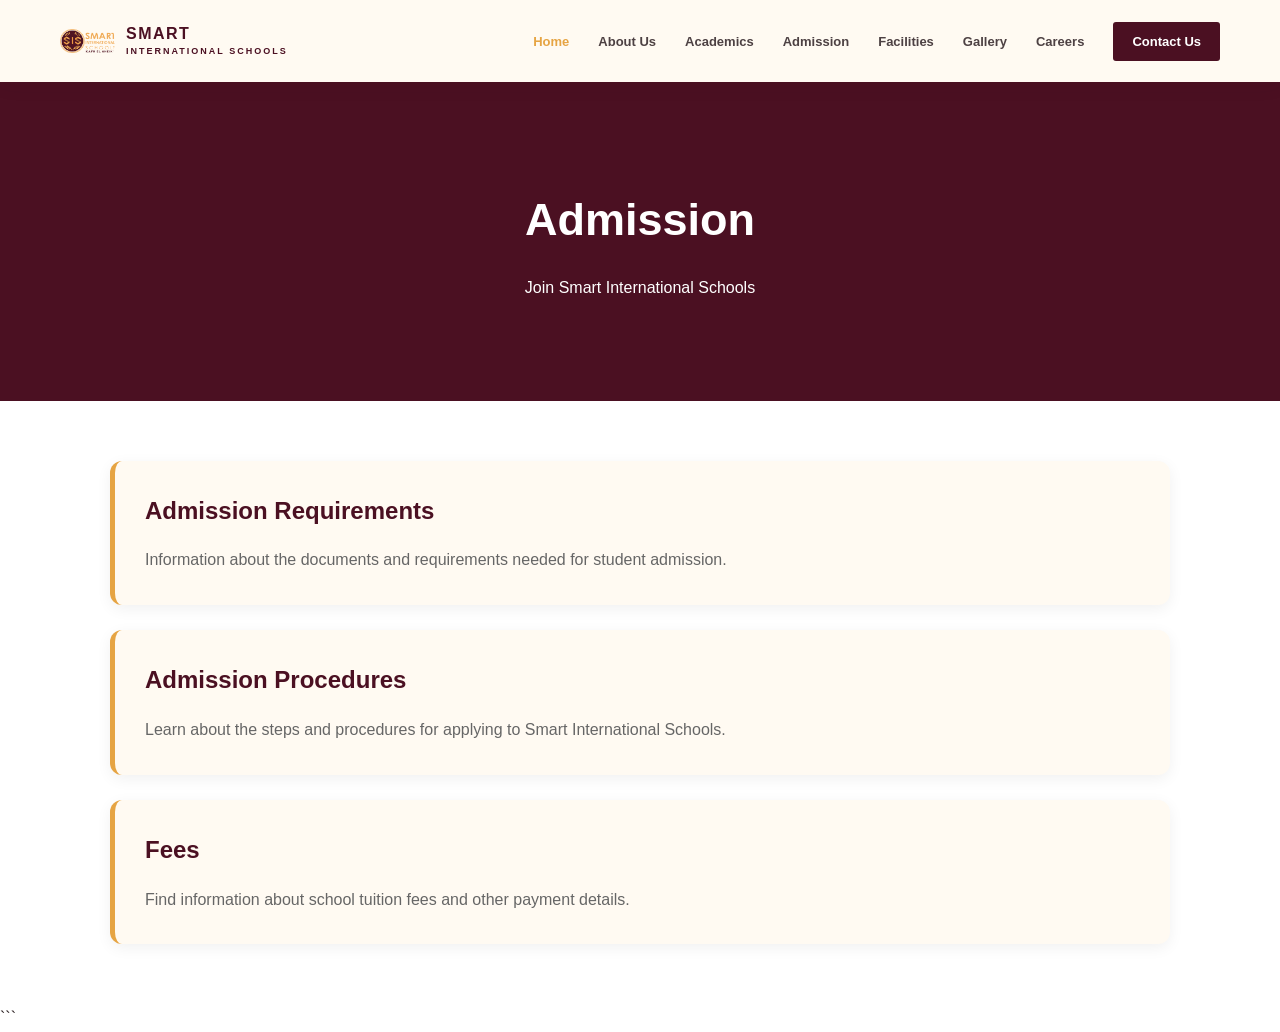
<file: html/admission.html>
<!DOCTYPE html>
<html lang="en">
<head>
    <meta charset="UTF-8">
    <meta name="viewport" content="width=device-width, initial-scale=1.0">
    <title>Admission | Smart International Schools</title>
    <link rel="stylesheet" href="../css/style.css">
    <link rel="stylesheet" href="../css/admission.css">
    
</head>
<body>

    <!-- Navbar -->
   <header class="site-header">
    <nav class="navbar container" aria-label="Main navigation">
      <a class="brand" href="../index.html#home" aria-label="Smart International Schools home">
        <img src="../images/logo kfs.png" alt="Smart International Schools logo">
        <span>SMART <small>INTERNATIONAL SCHOOLS</small></span>
      </a>

      <button class="menu-toggle" id="menuToggle" aria-label="Open navigation" aria-expanded="false">
        <span></span><span></span><span></span>
      </button>

      <ul class="nav-links" id="navLinks">
        <li><a class="active" href="../index.html#home">Home</a></li>
        <li><a href="../index.html#about">About Us</a></li>
        <li><a href="../index.html#academics">Academics</a></li>
        <li class="dropdown">
        <a href="#admission">Admission <i class="fa-solid fa-chevron-down"></i></a>
        <ul class="dropdown-menu">
          <li><a href="#admission-requirements">Admission Requirements</a></li>
          <li><a href="#admission-procedures">Admission Procedures</a></li>
          <li><a href="#fees">Fees</a></li>
        </ul>
        </li>
        <li><a href="../index.html#facilities">Facilities</a></li>
        <li><a href="../index.html#gallery">Gallery</a></li>
        <li><a href="hiring.html">Careers</a></li>
        <li><a class="nav-contact" href="../index.html#contact">Contact Us</a></li>
      </ul>
    </nav>
  </header>


    <!-- Page Header -->
    <section class="admission-hero " id="admission">
        <h1>Admission</h1>
        <p>Join Smart International Schools</p>
    </section>

    <!-- Admission Content -->
    <section class="admission-section">

        <div class="admission-card" id="requirements">
            <h2>Admission Requirements</h2>
            <p>Information about the documents and requirements needed for student admission.</p>
        </div>

        <div class="admission-card" id="procedures">
            <h2>Admission Procedures</h2>
            <p>Learn about the steps and procedures for applying to Smart International Schools.</p>
        </div>

        <div class="admission-card" id="fees">
            <h2>Fees</h2>
            <p>Find information about school tuition fees and other payment details.</p>
        </div>

    </section>

    <script src="../js/script.js"></script>
</body>
</html>
```
</file>
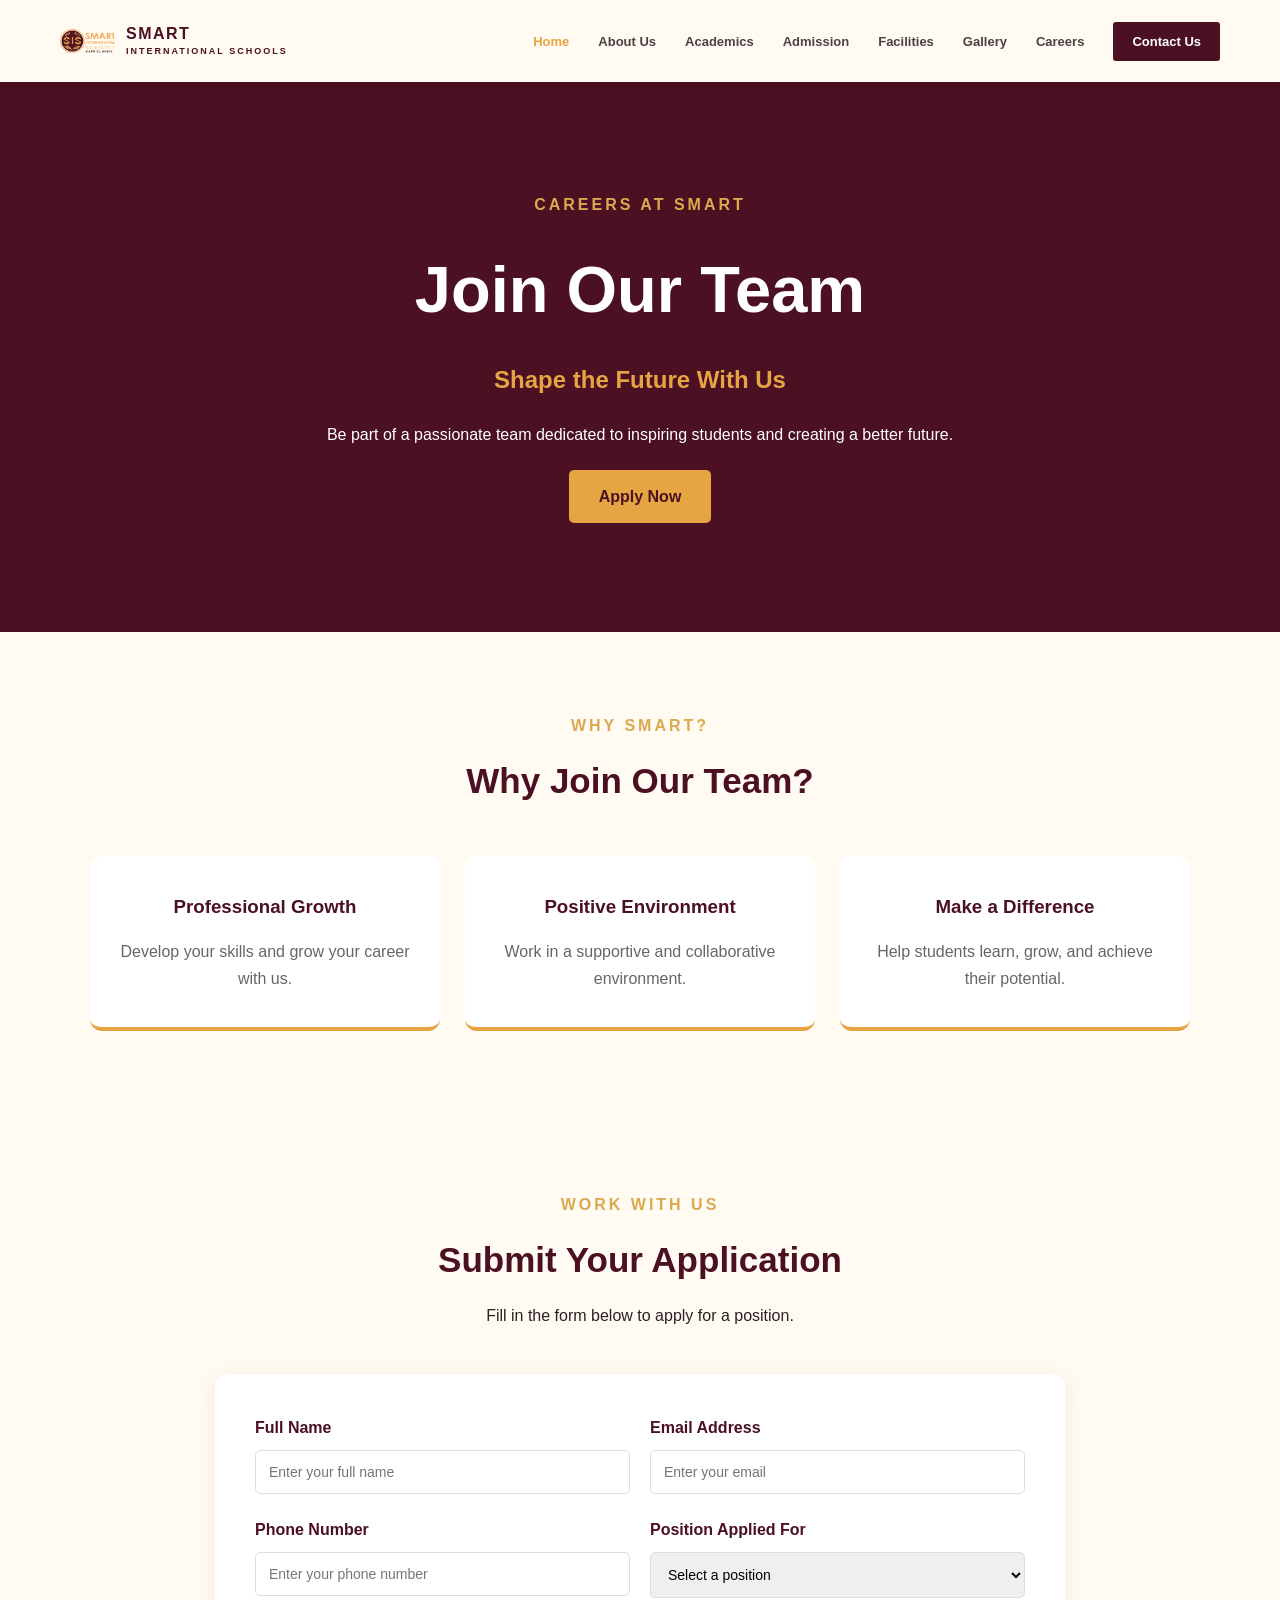
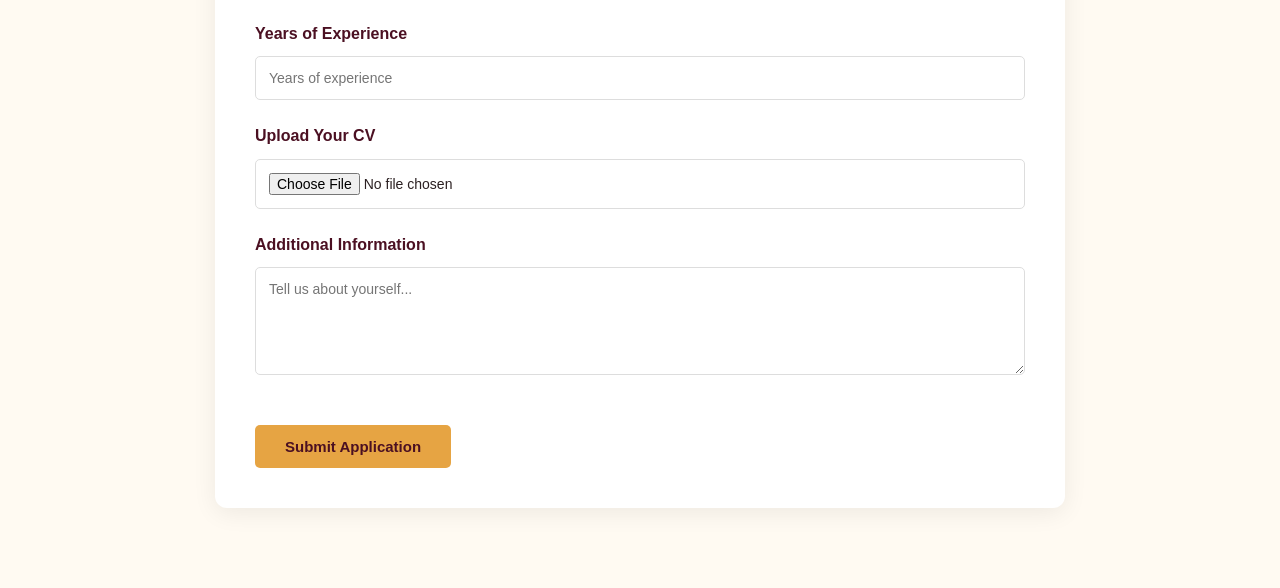
<file: html/hiring.html>
<!DOCTYPE html>
<html lang="en">
<head>
    <meta charset="UTF-8">
    <meta name="viewport" content="width=device-width, initial-scale=1.0">
    <title>Careers | Smart International Schools</title>

    <link rel="stylesheet" href="../css/style.css">
    <link rel="stylesheet" href="../css/hiring.css">
</head>

<body>

    <!-- Navbar -->
    <header class="site-header">
    <nav class="navbar container" aria-label="Main navigation">
      <a class="brand" href="../index.html#home" aria-label="Smart International Schools home">
        <img src="../images/logo kfs.png" alt="Smart International Schools logo">
        <span>SMART <small>INTERNATIONAL SCHOOLS</small></span>
      </a>

      <button class="menu-toggle" id="menuToggle" aria-label="Open navigation" aria-expanded="false">
        <span></span><span></span><span></span>
      </button>

      <ul class="nav-links" id="navLinks">
        <li><a class="active" href="../index.html#home">Home</a></li>
        <li><a href="../index.html#about">About Us</a></li>
        <li><a href="../index.html#academics">Academics</a></li>
        <li class="dropdown">
        <a href="../html/admission.html #admission">Admission <i class="fa-solid fa-chevron-down"></i></a>
        <ul class="dropdown-menu">
          <li><a href="../html/admission.html #admission-requirements">Admission Requirements</a></li>
          <li><a href="../html/admission.html #admission-procedures">Admission Procedures</a></li>
          <li><a href="../html/admission.html #fees">Fees</a></li>
        </ul>
        </li>
        <li><a href="../index.html#facilities">Facilities</a></li>
        <li><a href="../index.html#gallery">Gallery</a></li>
        <li><a href="hiring.html">Careers</a></li>
        <li><a class="nav-contact" href="../index.html#contact">Contact Us</a></li>
      </ul>
    </nav>
  </header>

    <!-- Hero -->
    <section class="hiring-hero">
        <div class="hiring-overlay"></div>

        <div class="hiring-hero-content">
            <p>CAREERS AT SMART</p>
            <h1>Join Our Team</h1>
            <h3>Shape the Future With Us</h3>
            <p>
                Be part of a passionate team dedicated to inspiring
                students and creating a better future.
            </p>

            <a href="#apply" class="hiring-btn">Apply Now</a>
        </div>
    </section>

    <!-- Why Join Us -->
    <section class="why-join">
        <div class="hiring-heading">
            <p>WHY SMART?</p>
            <h2>Why Join Our Team?</h2>
        </div>

        <div class="benefits-container">

            <div class="benefit-card">
                <h3>Professional Growth</h3>
                <p>Develop your skills and grow your career with us.</p>
            </div>

            <div class="benefit-card">
                <h3>Positive Environment</h3>
                <p>Work in a supportive and collaborative environment.</p>
            </div>

            <div class="benefit-card">
                <h3>Make a Difference</h3>
                <p>Help students learn, grow, and achieve their potential.</p>
            </div>

        </div>
    </section>

    <!-- Application Form -->
    <section class="application-section" id="apply">

        <div class="hiring-heading">
            <p>WORK WITH US</p>
            <h2>Submit Your Application</h2>
            <p>Fill in the form below to apply for a position.</p>
        </div>

        <form class="application-form">

            <div class="form-row">
                <div class="form-group">
                    <label>Full Name</label>
                    <input type="text" placeholder="Enter your full name" required>
                </div>

                <div class="form-group">
                    <label>Email Address</label>
                    <input type="email" placeholder="Enter your email" required>
                </div>
            </div>

            <div class="form-row">
                <div class="form-group">
                    <label>Phone Number</label>
                    <input type="tel" placeholder="Enter your phone number" required>
                </div>

                <div class="form-group">
                    <label>Position Applied For</label>
                    <select required>
                        <option value="">Select a position</option>
                        <option>Teacher</option>
                        <option>Teaching Assistant</option>
                        <option>IT Specialist</option>
                        <option>Administrator</option>
                        <option>Other</option>
                    </select>
                </div>
            </div>

            <div class="form-group">
                <label>Years of Experience</label>
                <input type="number" min="0" placeholder="Years of experience">
            </div>

            <div class="form-group">
                <label>Upload Your CV</label>
                <input type="file" accept=".pdf,.doc,.docx" required>
            </div>

            <div class="form-group">
                <label>Additional Information</label>
                <textarea rows="5" placeholder="Tell us about yourself..."></textarea>
            </div>

            <button type="submit" class="hiring-btn">Submit Application</button>

        </form>
    </section>

</body>
</html>
</file>
<file: css/style.css>
:root {
  --burgundy: #4b1022;
  --burgundy-dark: #310916;
  --gold: #e6a443;
  --gold-light: #f5c77c;
  --cream: #fffaf2;
  --ink: #2b2022;
  --muted: #756b6d;
  --white: #fff;
  --serif: "Playfair Display", Georgia, serif;
  --sans: "DM Sans", Arial, sans-serif;
}
* { box-sizing: border-box; margin: 0; padding: 0; }
html { scroll-behavior: smooth; scroll-padding-top: 86px; }
body { font-family: var(--sans); color: var(--ink); line-height: 1.7; }
a { color: inherit; text-decoration: none; }
img { display: block; max-width: 100%; }
.container { width: min(1160px, calc(100% - 48px)); margin-inline: auto; }
.site-header { position: sticky; top: 0; z-index: 1000; background: rgba(255,250,242,.97); box-shadow: 0 3px 18px rgba(49,9,22,.08); }
/* ==================================
            navigation
====================================*/
.navbar { min-height: 82px; display: flex; align-items: center; justify-content: space-between; gap: 30px; }
.brand { display: flex; align-items: center; gap: 11px; color: var(--burgundy); font-weight: 800; letter-spacing: 1.5px; line-height: 1.1; }
.brand img { width: 55px; height: 55px; object-fit: contain; border-radius: 50%; }
.brand small { display: block; font-size: 9px; letter-spacing: 2px; margin-top: 5px; }
.nav-links { display: flex; align-items: center; gap: 29px; list-style: none; }
.nav-links a { font-size: 13px; font-weight: 700; color: #4d4143; transition: .2s; }
.nav-links a:hover, .nav-links a.active { color: var(--gold); }
.nav-links .nav-contact { background: var(--burgundy); color: white; padding: 12px 19px; border-radius: 3px; }
.nav-links .nav-contact:hover { background: var(--gold); color: var(--burgundy); }
.menu-toggle { display: none; border: 0; background: none; cursor: pointer; padding: 8px; }
.menu-toggle span { display: block; width: 25px; height: 2px; background: var(--burgundy); margin: 5px; }
nav a{text-decoration: none;}
/* =================================
      media of all nav and footer
==================================== */
@media (max-width: 900px) {
  .nav-links { gap: 16px; }
  .nav-links a { font-size: 11px; }
  .intro { gap: 45px; }
}
@media (max-width: 700px) {
  .container { width: min(100% - 34px, 540px); }
  .navbar { min-height: 72px; }
  .brand img { width: 46px; height: 46px; }
  .brand { font-size: 13px; }
  .brand small { font-size: 8px; }
  .menu-toggle { display: block; }
  .nav-links { display: none; position: absolute; top: 72px; left: 0; right: 0; padding: 17px 24px 23px; background: var(--cream); flex-direction: column; align-items: stretch; gap: 0; box-shadow: 0 12px 18px rgba(49,9,22,.1); }
  .nav-links.show { display: flex; }
  .nav-links li a { display: block; padding: 12px 4px; font-size: 13px; }
  .nav-links .nav-contact { text-align: center; margin-top: 8px; }
  /* .value-grid, .facility-grid { grid-template-columns: 1fr; } */
  .footer-inner { flex-direction: column; text-align: center; }
}
/* ======================ADMISSION DROPDOWn=================== */

.dropdown {
    position: relative;
}

.dropdown-menu {
    position: absolute;
    top: 100%;
    left: 0;
    background: white;
    min-width: 230px;
    padding: 10px 0;
    border-radius: 8px;
    box-shadow: 0 5px 20px rgba(0,0,0,0.15);
    list-style: none;

    opacity: 0;
    visibility: hidden;
    transform: translateY(10px);
    transition: 0.3s;
    z-index: 1000;
}

.dropdown-menu li a {
    display: block;
    padding: 12px 18px;
    color: #4b1022;
    font-size: 14px;
    text-decoration: none;
    white-space: nowrap;
}

.dropdown-menu li a:hover {
    background: #fff4e5;
    color: #b88636;
}

/* Show dropdown */

.dropdown:hover .dropdown-menu,
.dropdown:focus-within .dropdown-menu {
    opacity: 1;
    visibility: visible;
    transform: translateY(0);
}
/* ========================================
               hero-content 
=========================================== */

.hero {position: relative;isolation: isolate;height: 100vh;min-height: 550px;
  overflow: hidden;display: flex;align-items: center;padding: 50px 7%;}
.hero-slider {position: absolute;inset: 0;z-index: -1;}
.slide {position: absolute;inset: 0;width: 100%;height: 100%;object-fit: cover;opacity: 0;animation: slider 32s infinite;}
.slide1 { animation-delay: 0s; }
.slide2 { animation-delay: 4s; }
.slide3 { animation-delay: 8s; }
.slide4 { animation-delay: 12s; }
.slide5 { animation-delay: 16s; }
.slide6 { animation-delay: 20s; }
.slide7 { animation-delay: 24s; }
.slide8 { animation-delay: 28s; }
@keyframes slider {
    0% { opacity: 0; }
    2% { opacity: 1; }
    12% { opacity: 1; }
    14% { opacity: 0; }
    100% { opacity: 0; }
}
/* ==============OVERLAY============ */
.hero::before {content: "";position: absolute;inset: 0;background: rgba(0, 0, 0, 0.4);z-index: 0;}
/* HERO CONTENT */
.hero-content {position: relative;z-index: 2;width: 100%;max-width: 1160px;margin: auto;
  min-height: 300px;display: flex;align-items: center;}
/* TEXT SLIDES */
.text-slide {position: absolute;top: 50%;left: 0;width: 100%;transform: translateY(-50%);
  opacity: 0;animation: textSlider 32s infinite;text-align: center;}
.text1 { animation-delay: 0s; }
.text2 { animation-delay: 8s; }
.text3 { animation-delay: 16s; }
.text4 { animation-delay: 24s; }
@keyframes textSlider {
    0% { opacity: 0; }
    2% { opacity: 1; }
    23% { opacity: 1; }
    25% { opacity: 0; }
    100% { opacity: 0; }
}
/* HEADINGS */
.hero h1 {font-family: var(--serif);font-size: clamp(32px, 4vw, 48px);font-weight: 800;
  line-height: 1.3;color: white;text-shadow: 0 3px 15px rgba(0,0,0,.5);max-width: 700px;margin: auto;}
.hero h1 span,.hero h1 em {color: var(--gold);font-style: normal;}
.text-slide p {color: white;font-size: clamp(17px, 2vw, 25px);line-height: 1.8;max-width: 750px;margin: auto;text-shadow: 0 2px 10px rgba(0,0,0,.6);}

/* BUTTONS */
.hero-buttons {position: absolute;top: calc(50% + 125px);left: 0;width: 100%;display: flex;
    justify-content: center;align-items: center;gap: 15px;z-index: 3;}
.hero-buttons a {padding: 13px 23px;border-radius: 5px;font-size: 12px;font-weight: 800;
    cursor: pointer;transition: .3s;text-decoration: none;}
.hero-buttons a:first-child {background: var(--gold);color: var(--burgundy-dark);border: 1px solid var(--gold);}
.hero-buttons a:last-child {background: rgba(255,255,255,.08);color: white;border: 1px solid white;backdrop-filter: blur(5px);}
/* TABLET */
@media (max-width: 768px) {
    .hero { min-height: 550px; height: 85vh; padding: 25px;}
    .hero-content {min-height: 280px;}
    .hero h1 {font-size: clamp(28px, 5vw, 38px);padding-inline: 10px;}
    .text-slide p {font-size: 17px;padding-inline: 10px; margin-top: 130px;}
    .hero-buttons {top: calc(50% + 115px);gap: 10px;}
    .hero-buttons button {padding: 12px 16px;font-size: 11px;}
}
@media (max-width: 480px) {
    .hero {height: 80vh;min-height: 500px;padding: 15px;}
    .hero-content {min-height: 260px;}
    .hero h1 {font-size: 27px;line-height: 1.4;white-space: normal;}
    .hero h1 span {display: block;}
    .text-slide p {font-size: 15px ;line-height: 1.8; padding-inline: 5px;}
    .hero-buttons {top: calc(50% + 105px);flex-direction: column;gap: 12px;}
    .hero-buttons button {width: 190px;padding: 13px;font-size: 12px;}
}

/* ==============responsive for hero content============= */
@media (max-width: 992px) {
    .hero {height: 85vh;padding: 35px;}
    .hero h1 {font-size: clamp(32px, 5vw, 50px);max-width: 600px;}
    .text-slide p {font-size: 18px;max-width: 550px;}
}

@media (max-width: 768px) {
    .hero-content {width: 88%;margin: auto;padding-block: 80px;text-align: center;}
    .hero h1 {font-size: clamp(28px, 7vw, 38px);margin-inline: auto;}
    .text-slide p {font-size: 14px;margin-inline: auto;}
    .hero-buttons {justify-content: center;gap: 10px;margin-top: 24px;}
    .hero-buttons button {padding: 12px 16px;font-size: 11px;}
}
@media (max-width: 400px) {
    .hero .text1 h1 {font-size: 10px !important;white-space: normal;width: 100%; margin-bottom: 0;}
    .text1 h1 span {display: inline;}
    .hero-content { width: 100%; margin: 0; padding-inline: 5px;}
    .text-slide p {font-size: 14px;margin-inline: auto;margin-bottom: 100px;}
    .hero-buttons {flex-direction: column;}
    .hero-buttons button {width: 190px; }
}

/* =============================================
                     about
    =============================================  */
.section { padding-block: 100px; }
.intro { display: grid; grid-template-columns: 1fr 1fr; align-items: center; gap: 85px; }
.section-image { min-height: 420px; position: relative; background: #ead9c5; }
.section-image img { width: 100%; height: 420px; object-fit: cover; }
.image-stamp { position: absolute; bottom: -22px; right: -22px; background: var(--gold); color: var(--burgundy); padding: 20px 25px; font-size: 11px; letter-spacing: 2px; line-height: 1.5; }
.image-stamp b { font-size: 17px; }
.placeholder-label { display: none; }
.empty-image { display: grid; place-items: center; background: linear-gradient(135deg, #ead9c5, #f8eddd); }
.empty-image .placeholder-label { display: block; color: #8a6a50; font-size: 12px; }
.intro-copy h2, .section-heading h2, .contact-wrap h2 { font: 700 clamp(32px, 4vw, 46px)/1.2 var(--serif); color: var(--burgundy); margin-bottom: 20px; }
.muted { color: var(--muted); font-size: 14px; }
.intro-copy .muted + .muted { margin-top: 13px; }
.text-link { display: inline-block; color: var(--burgundy); font-weight: 800; font-size: 12px; margin-top: 27px; border-bottom: 1px solid var(--gold); padding-bottom: 7px; }
.text-link span { color: var(--gold); margin-left: 8px; font-size: 18px; }

/* ===================== RESPONSIVE for about============== */
@media screen and (max-width: 768px) {
    .section {padding-block: 60px;}
    .intro {grid-template-columns: 1fr;gap: 35px;}
    .section-image {width: 100%;min-height: 280px;}
    .section-image img {width: 100%;height: 280px;object-fit: cover;}
    .image-stamp { right: 10px;bottom: -15px;padding: 12px 18px;font-size: 10px;}
    .image-stamp b {font-size: 14px;}
    .intro-copy {width: 100%;}
    .intro-copy h2 {font-size: 32px;line-height: 1.3;}
    .intro-copy .muted {font-size: 14px;line-height: 1.8;}
    .text-link {font-size: 12px;margin-top: 18px;}
}
@media screen and (max-width: 480px) {
    .section {padding-block: 45px;}
    .intro {gap: 30px;}
    .section-image,.section-image img {height: 230px; min-height: 230px;}
    .intro-copy h2 {font-size: 27px;}
    .intro-copy .muted {font-size: 13px;}
    .image-stamp {right: 8px;bottom: -12px;padding: 10px 14px;}
}

/*========================================== 
          Mission, Vision & Values
 ============================================ */
.mission-section {  background: #fffaf2;}
.mission-grid {display: grid; grid-template-columns: repeat(3, 1fr); gap: 22px; align-items: stretch;}
.mission-card {background: #fff;padding: 32px 25px;border: 1px solid #eee3d7;border-top: 4px solid #e6a443;transition: 0.3s ease;}
.mission-card:hover {transform: translateY(-7px);box-shadow: 0 12px 30px rgba(75, 16, 34, 0.10);}
.mission-number {color: #e6a443;font-family: Georgia, serif;font-size: 35px;font-weight: bold;}
.mission-card h3 {color: #4b1022;font-family: Georgia, serif;font-size: 25px;margin: 12px 0 18px;}
.mission-card p,.mission-card li {color: #756b6d;font-size: 13px;line-height: 1.9;}
.mission-card p + p {margin-top: 12px;}
.mission-card ul {padding-left: 18px;}
.mission-card li {padding-left: 5px;margin-bottom: 12px;}
.mission-card li::marker {color: #e6a443;}
/*==================  Mission, Vision & Values RESPONSIVE=================== */
@media (max-width: 900px) {
  .mission-grid {grid-template-columns: 1fr 1fr;}
}
@media (max-width: 600px) {
    .mission-grid {grid-template-columns: 1fr;}
    .mission-card {padding: 27px 22px;}
}

/* ===========================================================
           ORGANIZATIONAL CHART (administration)
=============================================================== */
.leadership-section {background: #fffaf2;overflow: hidden;}
.org-chart {max-width: 1000px;margin: 55px auto 0;text-align: center;}
.org-level {display: flex;justify-content: center;align-items: stretch;gap: 35px;position: relative;
  padding-top: 35px; margin-bottom: 35px;}
.org-level:not(:first-child)::before {content: "";position: absolute;top: 0;left: 50%;
  height: 35px;border-left: 2px solid #e6a443;}
.org-card {width: 290px;min-height: 112px;display: flex;align-items: center;gap: 15px;text-align: left;
  padding: 15px;background: #4b1022;border: 2px solid #e6a443;border-radius: 18px;
  box-shadow: 0 7px 18px rgba(75,16,34,.10);position: relative;z-index: 1;transition: .3s ease;}
.org-card:hover {transform: translateY(-5px);box-shadow: 0 12px 25px rgba(75,16,34,.2);}
.org-card img {width: 72px;height: 72px;min-width: 72px;border-radius: 50%;object-fit: cover;
  background: #fff;border: 3px solid #fff;}
.org-card h3 {color: #f2b34f;font-size: 13px;line-height: 1.5;margin-bottom: 5px;font-weight: 800;}
.org-card p {color: white;font-size: 11px;line-height: 1.6;}
.chairman {width: 360px;min-height: 125px;}
.chairman img { width: 85px;height: 85px;min-width: 85px;}
.chairman h3 {font-size: 16px;}
.org-column {display: flex;flex-direction: column;gap: 20px;position: relative;}

/* =========================Responsive Organizational Chart====================== */
@media (max-width: 900px) {
.org-level {gap: 15px;}
.org-card {width: 250px;}
.chairman {width: 320px;}
}
@media (max-width: 650px) {
  .org-chart { width: 100%;margin: 35px auto 0;padding: 10px 8px 25px;overflow: visible;}
  .org-level {width: 100%;display: grid;grid-template-columns: repeat(2, minmax(0, 1fr));gap: 12px;
    padding-top: 25px;margin-bottom: 25px;align-items: stretch;}
  .org-level:first-child {display: flex;justify-content: center;}
  .chairman {width: 100%;max-width: 340px;}
  .org-level.two-people {grid-template-columns: repeat(2, minmax(0, 1fr));}
  .org-level.two-people:has(.org-card:only-child) {grid-template-columns: 1fr;}
  .org-level.three-people:nth-of-type(4) {
    grid-template-columns: repeat(2, minmax(0, 1fr));
  }
  .org-level.three-people:last-child {
    grid-template-columns: repeat(3, minmax(0, 1fr));
  }
  .org-column {width: 100%;min-width: 0;gap: 12px;}
  .org-card {width: 100%;min-width: 0;min-height: 115px;padding: 10px 6px;flex-direction: column;
    justify-content: center;text-align: center;gap: 7px;border-radius: 12px;}
  .org-card img {width: 55px;height: 55px;min-width: 55px;}
  .org-card h3 {font-size: 11px;line-height: 1.4;}
  .org-card p {font-size: 9px;line-height: 1.4;}
  .chairman {flex-direction: row;text-align: left;padding: 12px;}
  .chairman img {width: 70px;height: 70px;min-width: 70px;}
  .chairman h3 {font-size: 13px;}
  .org-level:not(:first-child)::before {top: 0;left: 50%;height: 25px;}
}
@media (max-width: 380px) {
  .org-chart {padding-left: 5px;padding-right: 5px;}
  .org-level {gap: 8px;}
  .org-card {padding: 8px 4px;}
  .org-card img {width: 45px;height: 45px;min-width: 45px;}
  .org-card h3 {font-size: 10px;}
  .org-card p {font-size: 8px;}
}


/* =========================================
                  values
  =========================================== */
.values-section { background: var(--cream); }
.section-heading { max-width: 650px; margin-bottom: 42px; }
.section-heading.centered { text-align: center; margin-inline: auto; }
.section-heading h2 { margin-bottom: 12px; }
.value-grid { display: grid; grid-template-columns: repeat(3, 1fr); gap: 22px; }
.value-card { background: white; text-align: center; padding: 38px 28px; border: 1px solid #f0e6dc; }
.value-icon { width: 53px; height: 53px; display: grid; place-items: center; margin: 0 auto 18px; border-radius: 50%; background: #fbf0df; color: var(--burgundy); font-size: 25px; }
.value-card h3, .facility-card h3 { color: var(--burgundy); font: 700 21px var(--serif); margin-bottom: 9px; }

/* ================ VALUES SECTION RESPONSIVE============== */
@media screen and (max-width: 768px) {
    .section-heading {max-width: 100%;margin-bottom: 30px;}
    .section-heading h2 {font-size: 32px;}
    .value-grid {grid-template-columns: repeat(2, 1fr);gap: 15px;}
    .value-card {padding: 28px 18px;}
    .value-icon {width: 48px;height: 48px;font-size: 22px;margin-bottom: 14px;}
    .value-card h3 {font-size: 18px;}
    .value-card p {font-size: 13px;line-height: 1.7;}
}
@media screen and (max-width: 480px) {
    .value-grid {grid-template-columns: 1fr;gap: 15px;}
    .value-card {padding: 25px 20px;}
    .section-heading h2 {font-size: 27px;}
}

/* ===========================================
                 academics
  ============================================= */
.academic-grid {display: grid;grid-template-columns: repeat(2, 1fr);gap: 25px;margin-bottom: 60px;}
.academic-card {display: block;text-decoration: none;border: 1px solid #eee4da;
  border-radius: 15px;overflow: hidden;transition: .3s;}
.academic-card:hover {transform: translateY(-5px);border-color: var(--gold);}
.academic-card img {width: 100%;height: 280px;object-fit: cover;display: block;}
.card-kicker{color: #e6a443;}
.academic-content {background: var(--burgundy);padding: 25px;color: white;}
.academic-content h3 {color: white;font: 700 26px var(--serif);margin: 8px 0;}
.academic-content p:not(.card-kicker) {color: white;font-size: 13px;line-height: 1.8;}
.explore-link {display: inline-block;margin-top: 12px;color: var(--gold);font-weight: 700;}
.academic-grid a:hover {text-decoration: none;}

/*================= academics RESPONSIVE ================== */
@media (max-width: 768px) {
  .academic-grid {grid-template-columns: 1fr;}
}

/* =================================================
                  facelities
===================================================== */
.facilities-section { background: var(--burgundy); }
.light-heading h2 { color: white; }
.light-heading > p:last-child { color: rgba(255,255,255,.68); font-size: 14px; }
.facility-grid { display: grid; grid-template-columns: repeat(3, 1fr); gap: 22px; }
.facility-card { background: white; padding-bottom: 23px; }
.facility-card h3, .facility-card p { margin-inline: 20px; }
.facility-photo { height: 210px; background: #e9d8c3; overflow: hidden; }
.facility-photo img { width: 100%; height: 100%; object-fit: cover; transition: .4s; }
.facility-card:hover img { transform: scale(1.05); }
.photo-empty { background: linear-gradient(135deg, #e8d7c3, #f8eddd); position: relative; }
.photo-empty::after { content: "Add your photo here"; position: absolute; inset: 0; display: grid; place-items: center; color: #8a6a50; font-size: 12px; }
.facility-card h3 { margin-top: 20px; }

/*================= FACILITIES RESPONSIVE ================== */
@media screen and (max-width: 768px) {
    .facility-grid {grid-template-columns: repeat(2, 1fr);gap: 15px;}
    .facility-photo {height: 180px;}
    .facility-card {padding-bottom: 18px;}
    .facility-card h3, .facility-card p { margin-inline: 15px;}
    .facility-card h3 {font-size: 17px;margin-top: 15px;}
    .facility-card p {font-size: 13px;line-height: 1.6;}
    .light-heading h2 {font-size: 32px;}
    .light-heading > p:last-child {font-size: 13px;line-height: 1.7;}
}
@media screen and (max-width: 480px) {
    .facility-grid {grid-template-columns: 1fr;gap: 20px;}
    .facility-photo { height: 210px;}
    .facility-card h3 {font-size: 18px;}
    .facility-card p {font-size: 14px;}
    .light-heading h2 {font-size: 27px;}
}

/* ======================================================
                     gallery
========================================================= */
.gallery-heading { max-width: none; display: flex; justify-content: space-between; align-items: end; gap: 30px; }
.gallery-heading .muted { max-width: 340px; padding-bottom: 9px; }
.gallery-grid { display: grid; grid-template-columns: 1.4fr 1fr 1fr; gap: 15px; }
.gallery-item { height: 250px; background: #ead9c5; overflow: hidden; }
.gallery-item img { width: 100%; height: 100%; object-fit: cover; transition: .4s; }
.gallery-item:hover img { transform: scale(1.05); }

/* ====================GALLERY RESPONSIVE======================== */
@media screen and (max-width: 768px) {
    .gallery-heading {display: flex;flex-direction: column;align-items: flex-start;gap: 12px;}
    .gallery-heading .muted {max-width: 100%;padding-bottom: 0;font-size: 14px;line-height: 1.7;}
    .gallery-grid {grid-template-columns: repeat(2, 1fr);gap: 10px;}
    .gallery-item {height: 190px;}
    .gallery-item img {width: 100%;height: 100%;object-fit: cover;
    }
}
@media screen and (max-width: 480px) {
    .gallery-grid {grid-template-columns: 1fr 1fr;gap: 8px;}
    .gallery-item {height: 150px;}
    .gallery-heading h2 {font-size: 28px;}
    .gallery-heading .muted {font-size: 13px;}
}
/* =====================================================
                    contact
======================================================== */
/* .contact-section { background: var(--cream); }
.contact-wrap { display: grid; grid-template-columns: 1fr 1fr; align-items: center; gap: 70px; }
.contact-wrap h2 { max-width: 450px; }
.contact-wrap > div:first-child > p:last-child { color: var(--muted); font-size: 14px; max-width: 400px; }
.contact-details { display: grid; gap: 23px; }
.contact-details > div { display: flex; align-items: center; gap: 17px; }
.contact-symbol { width: 43px; height: 43px; flex: 0 0 43px; display: grid; place-items: center; background: #f5e7d3; color: var(--burgundy); font-size: 20px; }
.contact-details p { font-size: 13px; color: var(--muted); }
.contact-details b { color: var(--burgundy); font-size: 14px; } */

/* CONTACT SECTION */

.contact-section {background: #fffaf2;padding: 90px 7%;}
.contact-container {max-width: 1200px;margin: auto;}
.contact-heading {text-align: center;margin-bottom: 45px;}
.contact-heading span,.form-heading span {color: #b88636;font-size: 13px;font-weight: 700;letter-spacing: 3px;}
.contact-heading h2 {font-size: 42px;color: #4b1022;margin: 12px 0;}
.contact-heading h2 em {color: #b88636;font-style: normal;}
.contact-heading p {color: #777;}
/* TOP LAYOUT */
.contact-top {display: grid;grid-template-columns: 0.85fr 1.15fr;gap: 25px;margin-bottom: 35px;}
/* CONTACT INFO */
.contact-info {background: #4b1022;color: white;padding: 40px;border-radius: 15px;}
.contact-info h3 {font-size: 25px;margin-bottom: 15px;}
.info-description {color: #e0d4d7;line-height: 1.8;margin-bottom: 30px;}
.contact-item {display: flex;align-items: center;gap: 18px;margin-bottom: 25px;}
.contact-item > i { width: 45px; height: 45px; min-width: 45px; display: flex; align-items: center; 
  justify-content: center; background: rgba(230,164,67,0.15); color: #e6a443; border-radius: 10px;}
.contact-item h4 {margin-bottom: 6px;font-size: 15px;}
.contact-item p {color: #e0d4d7;font-size: 13px;overflow-wrap: anywhere;}
/* MAP */
.contact-map {min-height: 430px;border-radius: 15px;overflow: hidden;box-shadow: 0 5px 20px rgba(0,0,0,0.08);}
/* FORM */
.contact-form-box {background: white;padding: 45px;border-radius: 15px;box-shadow: 0 5px 25px rgba(75,16,34,0.06);}
.form-heading {
    margin-bottom: 30px;
}

.form-heading h3 {
    color: #4b1022;
    font-size: 27px;
    margin: 12px 0;
}

.form-heading p {
    color: #888;
}

.contact-form-row {
    display: grid;
    grid-template-columns: 1fr 1fr;
    gap: 22px;
}

.contact-field {
    margin-bottom: 22px;
}

.contact-field label {
    display: block;
    color: #4b1022;
    font-weight: 600;
    margin-bottom: 9px;
}

.contact-field input,
.contact-field select,
.contact-field textarea {
    width: 100%;
    padding: 14px;
    border: 1px solid #e5e0dc;
    border-radius: 7px;
    font-family: inherit;
    font-size: 14px;
    background: #fff;
}

.contact-field input:focus,
.contact-field select:focus,
.contact-field textarea:focus {
    outline: none;
    border-color: #b88636;
}

.contact-submit {
    display: flex;
    align-items: center;
    justify-content: center;
    gap: 12px;
    width: 100%;
    padding: 15px;
    background: #4b1022;
    color: white;
    border: none;
    border-radius: 7px;
    font-size: 15px;
    font-weight: 600;
    cursor: pointer;
    transition: 0.3s;
}

.contact-submit:hover {
    background: #b88636;
}

/* RESPONSIVE */

@media (max-width: 850px) {

    .contact-top {
        grid-template-columns: 1fr;
    }

    .contact-map {
        min-height: 350px;
    }

    .contact-info {
        padding: 30px;
    }
}

@media (max-width: 550px) {

    .contact-section {
        padding: 65px 5%;
    }

    .contact-heading h2 {
        font-size: 34px;
    }

    .contact-form-box {
        padding: 25px 18px;
    }

    .contact-form-row {
        grid-template-columns: 1fr;
        gap: 0;
    }

    .contact-map {
        min-height: 300px;
    }
}


/*================== CONTACT SECTION RESPONSIVE=================== */
/* @media screen and (max-width: 768px) {
   .contact-wrap {display: grid;grid-template-columns: 1fr;gap: 35px;
        padding-inline: 20px;}
    .contact-wrap h2 {max-width: 100%;font-size: 32px;}
    .contact-wrap > div:first-child > p:last-child {
        max-width: 100%;font-size: 14px;line-height: 1.8;}
    .contact-details {gap: 20px;width: 100%;}
    .contact-details > div {gap: 14px;align-items: center;}
    .contact-symbol {width: 40px;height: 40px;flex: 0 0 40px;font-size: 18px;}
    .contact-details p {font-size: 13px;line-height: 1.6;overflow-wrap: anywhere;}
    .contact-details b {font-size: 14px;}
}
@media screen and (max-width: 480px) {
    .contact-wrap {gap: 28px;padding-inline: 15px;}
    .contact-wrap h2 {font-size: 27px;line-height: 1.3;}
    .contact-details {gap: 18px;}
    .contact-details > div {gap: 12px;}
} */
/* ===============================================
                     footer
================================================== */
.footer { background: var(--burgundy-dark); color: rgba(255,255,255,.7); padding: 25px 0; }
.footer-inner { display: flex; justify-content: space-between; align-items: center; gap: 20px; }
.footer-brand { color: white; font-weight: 800; letter-spacing: 2px; font-size: 14px; }
.footer-brand span { display: block; color: var(--gold); font-size: 8px; letter-spacing: 2px; }
.footer p, .back-top { font-size: 10px; }
.back-top { color: var(--gold); font-weight: 700; }
</file>
<file: css/admission.css>
.admission-hero {
    background: #4b1022;
    color: white;
    text-align: center;
    padding: 100px 20px;
}

.admission-hero h1 {
    font-size: 45px;
    margin-bottom: 15px;
}

.admission-section {
    max-width: 1100px;
    margin: 60px auto;
    padding: 0 20px;
    display: grid;
    grid-template-columns: 1fr;
    gap: 25px;
}

.admission-card {
    background: #fffaf2;
    border-left: 5px solid #e6a443;
    border-radius: 12px;
    padding: 30px;
    box-shadow: 0 4px 15px rgba(0,0,0,0.06);
}

.admission-card h2 {
    color: #4b1022;
    margin-bottom: 15px;
}

.admission-card p {
    color: #666;
    line-height: 1.8;
}

@media (max-width: 768px) {
    .admission-hero {
        padding: 70px 20px;
    }

    .admission-hero h1 {
        font-size: 32px;
    }

    .admission-card {
        padding: 22px;
    }
}
</file>
<file: css/hiring.css>
/* HIRING HERO */

.hiring-hero {
    min-height: 550px;
    position: relative;
    display: flex;
    align-items: center;
    justify-content: center;
    text-align: center;
    padding: 70px 20px;
    background: #4b1022;
    color: white;
}

.hiring-hero-content {
    position: relative;
    z-index: 2;
    max-width: 750px;
}

.hiring-hero-content > p:first-child,
.hiring-heading > p:first-child {
    color: #dca94e;
    letter-spacing: 3px;
    font-weight: bold;
}

.hiring-hero h1 {
    font-size: clamp(40px, 6vw, 65px);
    margin: 15px 0;
}

.hiring-hero h3 {
    color: #e6a443;
    font-size: 24px;
    margin-bottom: 20px;
}

.hiring-hero-content p {
    line-height: 1.8;
}

.hiring-btn {
    display: inline-block;
    background: #e6a443;
    color: #4b1022;
    padding: 13px 30px;
    border: none;
    border-radius: 5px;
    text-decoration: none;
    font-weight: bold;
    cursor: pointer;
    margin-top: 20px;
}

/* WHY JOIN US */

.why-join,
.application-section {
    padding: 80px 7%;
    background: #fffaf2;
}

.hiring-heading {
    text-align: center;
    margin-bottom: 45px;
}

.hiring-heading h2 {
    color: #4b1022;
    font-size: 35px;
    margin: 12px 0;
}

.benefits-container {
    max-width: 1100px;
    margin: auto;
    display: grid;
    grid-template-columns: repeat(3, 1fr);
    gap: 25px;
}

.benefit-card {
    background: white;
    padding: 35px 25px;
    border-radius: 12px;
    border-bottom: 4px solid #e6a443;
    text-align: center;
}

.benefit-card h3 {
    color: #4b1022;
    margin-bottom: 15px;
}

.benefit-card p {
    color: #666;
    line-height: 1.7;
}

/* APPLICATION FORM */

.application-form {
    max-width: 850px;
    margin: auto;
    background: white;
    padding: 40px;
    border-radius: 12px;
    box-shadow: 0 5px 25px rgba(0,0,0,0.07);
}

.form-row {
    display: grid;
    grid-template-columns: 1fr 1fr;
    gap: 20px;
}

.form-group {
    margin-bottom: 22px;
}

.form-group label {
    display: block;
    color: #4b1022;
    font-weight: 600;
    margin-bottom: 9px;
}

.form-group input,
.form-group select,
.form-group textarea {
    width: 100%;
    padding: 13px;
    border: 1px solid #ddd;
    border-radius: 5px;
    font-family: inherit;
    font-size: 14px;
}

.form-group input:focus,
.form-group select:focus,
.form-group textarea:focus {
    outline: none;
    border-color: #e6a443;
}

.application-form button {
    font-size: 15px;
}

@media (max-width: 768px) {
    .benefits-container {
        grid-template-columns: 1fr;
    }

    .form-row {
        grid-template-columns: 1fr;
        gap: 0;
    }

    .application-form {
        padding: 25px 18px;
    }

    .hiring-hero {
        min-height: 480px;
    }

    .hiring-heading h2 {
        font-size: 28px;
    }
}
</file>
